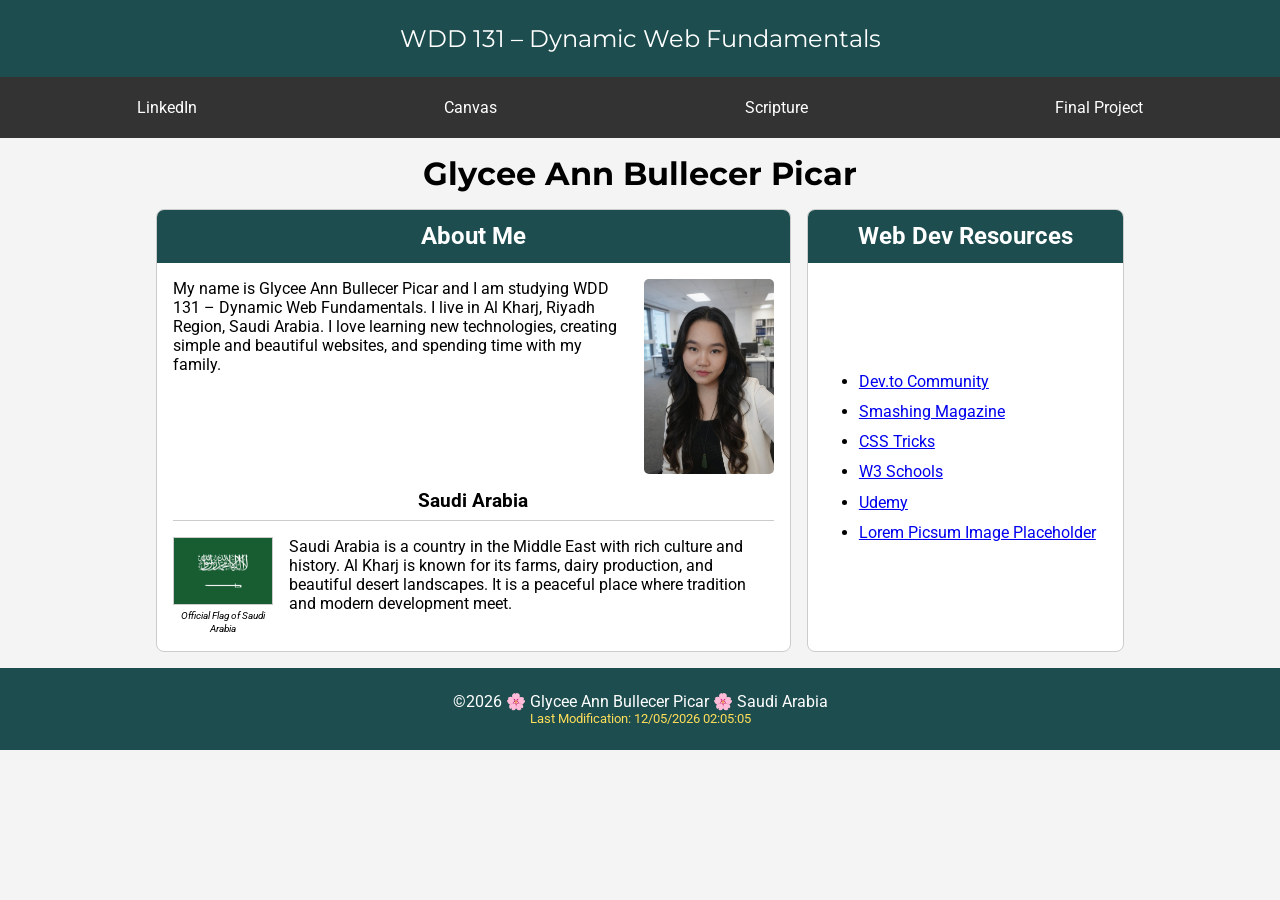
<file: index.html>
<!DOCTYPE html>
<html lang="en">
<head>
    <meta charset="UTF-8">
    <meta name="viewport" content="width=device-width, initial-scale=1.0">
    <title>WDD 131 – Dynamic Web Fundamentals – Glycee Ann Bullecer Picar</title>
    <!-- page description -->
    <meta name="description" content="WDD 131 – Dynamic Web Fundamentals – Glycee Ann Bullecer Picar – Home page for WDD 131 with about me, web dev resources">
    <!-- author name -->
    <meta name="author" content="Glycee Ann Bullecer Picar">
    
    <!-- google fonts -->
    <link rel="preconnect" href="https://fonts.googleapis.com">
    <link rel="preconnect" href="https://fonts.gstatic.com" crossorigin>
    <link href="https://fonts.googleapis.com/css2?family=Roboto:wght@300;400;700&family=Montserrat:wght@600&display=swap" rel="stylesheet">
    
    <!-- my css file -->
    <link rel="stylesheet" href="styles/base.css">
    <!-- my js file -->
    <script src="scripts/getdates.js" defer></script>
</head>
<body>
    <!-- header part -->
    <header>
        <!-- course title -->
        <span id="course-title">WDD 131 – Dynamic Web Fundamentals</span>
        <!-- navigation menu -->
        <nav>
            <a href="https://www.linkedin.com/in/glycee-ann-picar-418112411/" target="_blank">LinkedIn</a>
            <a href="https://byupw.instructure.com/">Canvas</a>
            <a href="https://www.churchofjesuschrist.org/study/scriptures/bofm/moro/7?lang=eng&id=p45-p47#p45" target="_blank">Scripture</a>
            <a href="#">Final Project</a>
        </nav>
    </header>

    <!-- main content -->
    <main>
        <!-- my name -->
        <h1>Glycee Ann Bullecer Picar</h1>
        <!-- cards wrapper -->
        <div class="cards-container">
            <!-- about me card -->
            <section class="card">
                <h2>About Me</h2>
                <div class="card-content">
                    <!-- text and photo side by side -->
                    <div class="about-top">
                        <p>My name is Glycee Ann Bullecer Picar and I am studying WDD 131 – Dynamic Web Fundamentals. I live in Al Kharj, Riyadh Region, Saudi Arabia. I love learning new technologies, creating simple and beautiful websites, and spending time with my family.</p>
                        <img src="images/profile.jpg" alt="Photo of Glycee Ann Bullecer Picar">
                    </div>
                    
                    <!-- country title -->
                    <h3>Saudi Arabia</h3>
                    <!-- flag and info -->
                    <div class="country-info">
                        <figure>
                            <img src="images/flag.jpg" alt="Official Flag of Saudi Arabia">
                            <figcaption>Official Flag of Saudi Arabia</figcaption>
                        </figure>
                        <p>Saudi Arabia is a country in the Middle East with rich culture and history. Al Kharj is known for its farms, dairy production, and beautiful desert landscapes. It is a peaceful place where tradition and modern development meet.</p>
                    </div>
                </div>
            </section>

            <!-- resources card -->
            <section class="card">
                <h2>Web Dev Resources</h2>
                <!-- list centered -->
                <div class="card-content resources">
                    <ul>
                        <li><a href="https://dev.to/" target="_blank">Dev.to Community</a></li>
                        <li><a href="https://www.smashingmagazine.com/" target="_blank">Smashing Magazine</a></li>
                        <li><a href="https://css-tricks.com/" target="_blank">CSS Tricks</a></li>
                        <li><a href="https://www.w3schools.com/" target="_blank">W3 Schools</a></li>
                        <li><a href="https://www.udemy.com/" target="_blank">Udemy</a></li>
                        <li><a href="https://picsum.photos/" target="_blank">Lorem Picsum Image Placeholder</a></li>
                    </ul>
                </div>
            </section>
        </div>
    </main>

    <!-- footer -->
    <footer>
        <p>&copy;<span id="currentyear"></span> 🌸 Glycee Ann Bullecer Picar 🌸 Saudi Arabia</p>
        <p id="lastModified"></p>
    </footer>
</body>
</html>
</file>
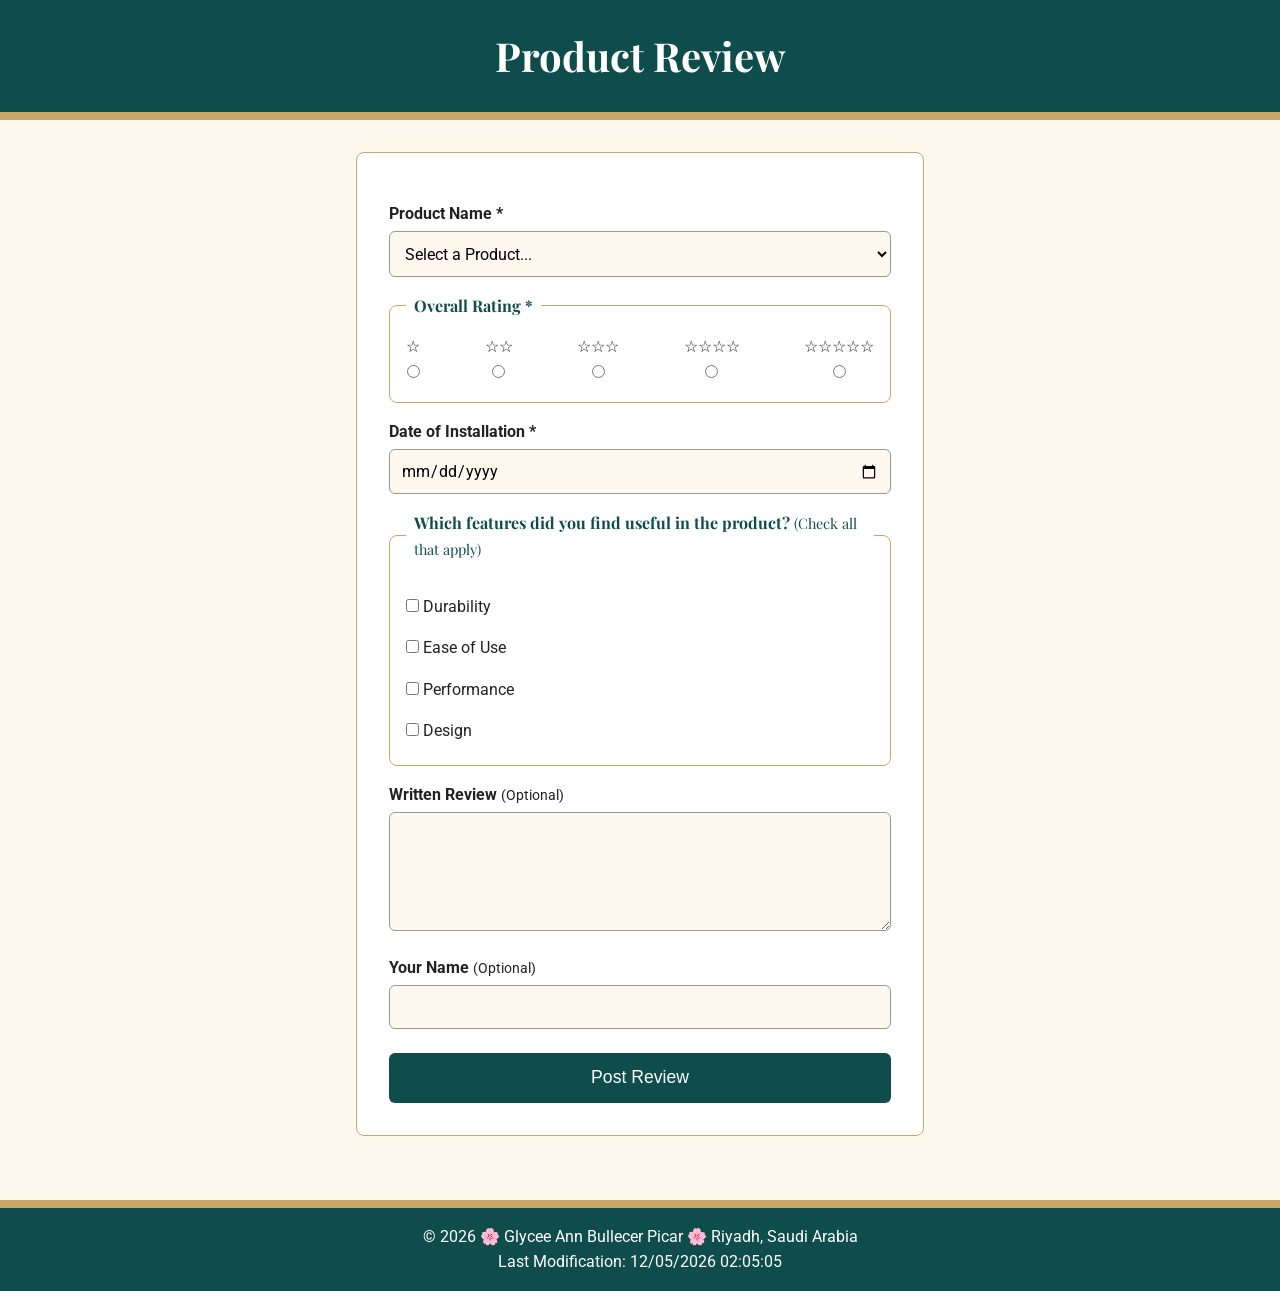
<file: form.html>
<!DOCTYPE html>
<html lang="en-US">
<head>
  <meta charset="UTF-8">
  <meta name="viewport" content="width=device-width, initial-scale=1.0">
  <title>Product Review - WDD 131</title>
  <meta name="description" content="Share your product review - rate a product, tell us which features you found useful, and submit your review.">
  <meta name="author" content="Glycee Ann Bullecer Picar">
  <link rel="preconnect" href="https://fonts.googleapis.com">
  <link rel="preconnect" href="https://fonts.gstatic.com" crossorigin>
  <link href="https://fonts.googleapis.com/css2?family=Playfair+Display:wght@700&family=Roboto:wght@400;700&display=swap" rel="stylesheet">
  <link rel="stylesheet" href="styles/form.css">
  <script src="scripts/form.js" defer></script>
</head>
<body>
  <header>
    <h1>Product Review</h1>
  </header>

  <main>
    <form method="get" action="review.html">
      <!-- Product Name -->
      <label for="productName">Product Name *</label>
      <select id="productName" name="productName" required>
        <option value="" disabled selected>Select a Product...</option>
      </select>

      <!-- Overall Rating -->
      <fieldset>
        <legend>Overall Rating *</legend>
        <div class="stars">
          <label for="rating1">☆<br><input type="radio" id="rating1" name="rating" value="1" required></label>
          <label for="rating2">☆☆<br><input type="radio" id="rating2" name="rating" value="2" required></label>
          <label for="rating3">☆☆☆<br><input type="radio" id="rating3" name="rating" value="3" required></label>
          <label for="rating4">☆☆☆☆<br><input type="radio" id="rating4" name="rating" value="4" required></label>
          <label for="rating5">☆☆☆☆☆<br><input type="radio" id="rating5" name="rating" value="5" required></label>
        </div>
      </fieldset>

      <!-- Date of Installation -->
      <label for="installDate">Date of Installation *</label>
      <input type="date" id="installDate" name="installDate" required>

      <!-- Useful Features -->
      <fieldset>
        <legend>Which features did you find useful in the product? <span class="hint">(Check all that apply)</span></legend>
        <label><input type="checkbox" id="feature1" name="features" value="Durability"> Durability</label>
        <label><input type="checkbox" id="feature2" name="features" value="Ease of Use"> Ease of Use</label>
        <label><input type="checkbox" id="feature3" name="features" value="Performance"> Performance</label>
        <label><input type="checkbox" id="feature4" name="features" value="Design"> Design</label>
      </fieldset>

      <!-- Written Review -->
      <label for="writtenReview">Written Review <span class="hint">(Optional)</span></label>
      <textarea id="writtenReview" name="writtenReview" rows="5"></textarea>

      <!-- User Name -->
      <label for="userName">Your Name <span class="hint">(Optional)</span></label>
      <input type="text" id="userName" name="userName">

      <!-- Submit -->
      <input type="submit" value="Post Review">
    </form>
  </main>

  <footer>
    <p>&copy; <span id="currentyear"></span> 🌸 Glycee Ann Bullecer Picar 🌸 Riyadh, Saudi Arabia</p>
    <p id="lastModified"></p>
  </footer>
</body>
</html>
</file>
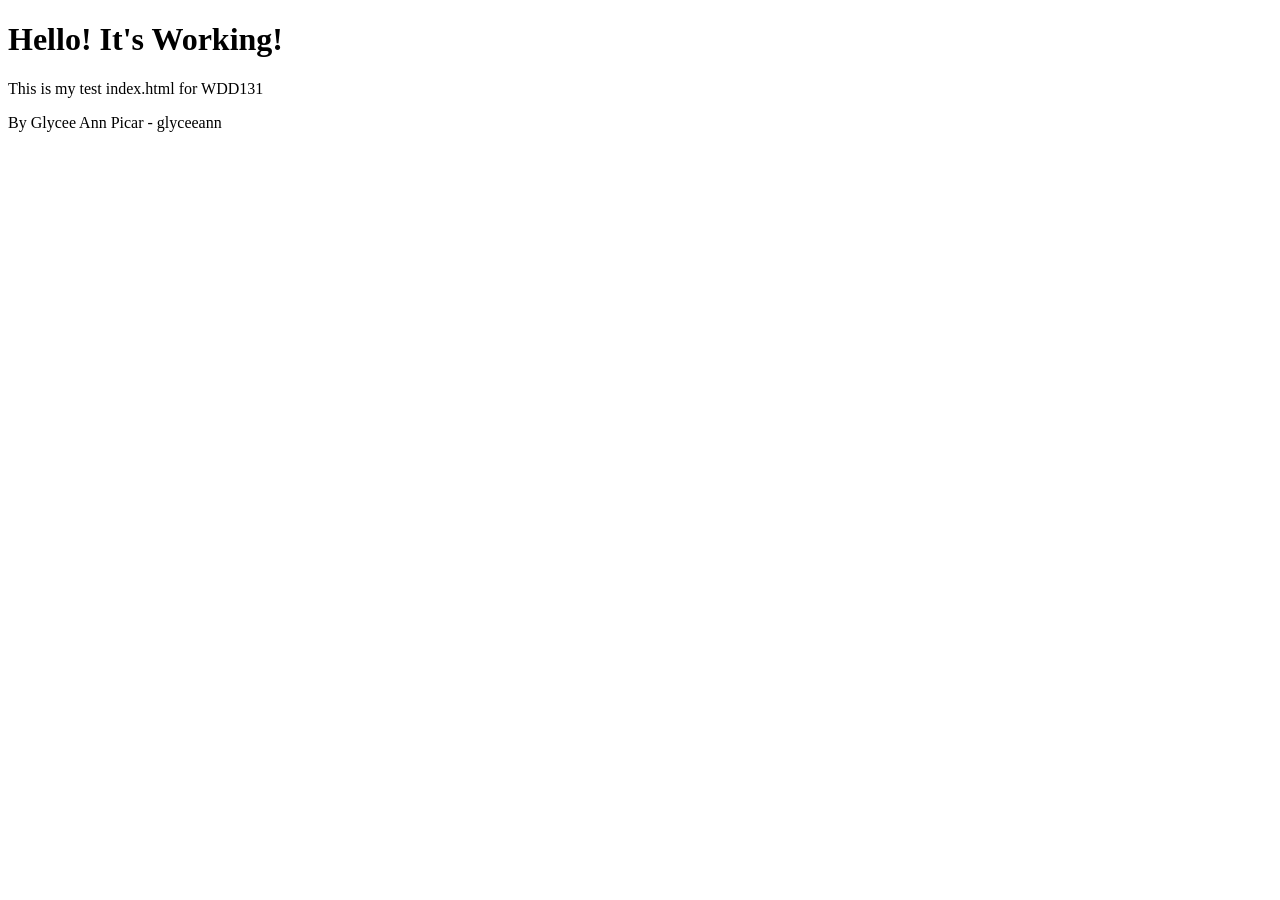
<file: initial_testing.html>
<!DOCTYPE html>
<html>
<head>
    <title>WDD131 Test</title>
</head>
<body>
    <h1>Hello! It's Working!</h1>
    <p>This is my test index.html for WDD131</p>
    <p>By Glycee Ann Picar - glyceeann</p>
</body>
</html>
</file>
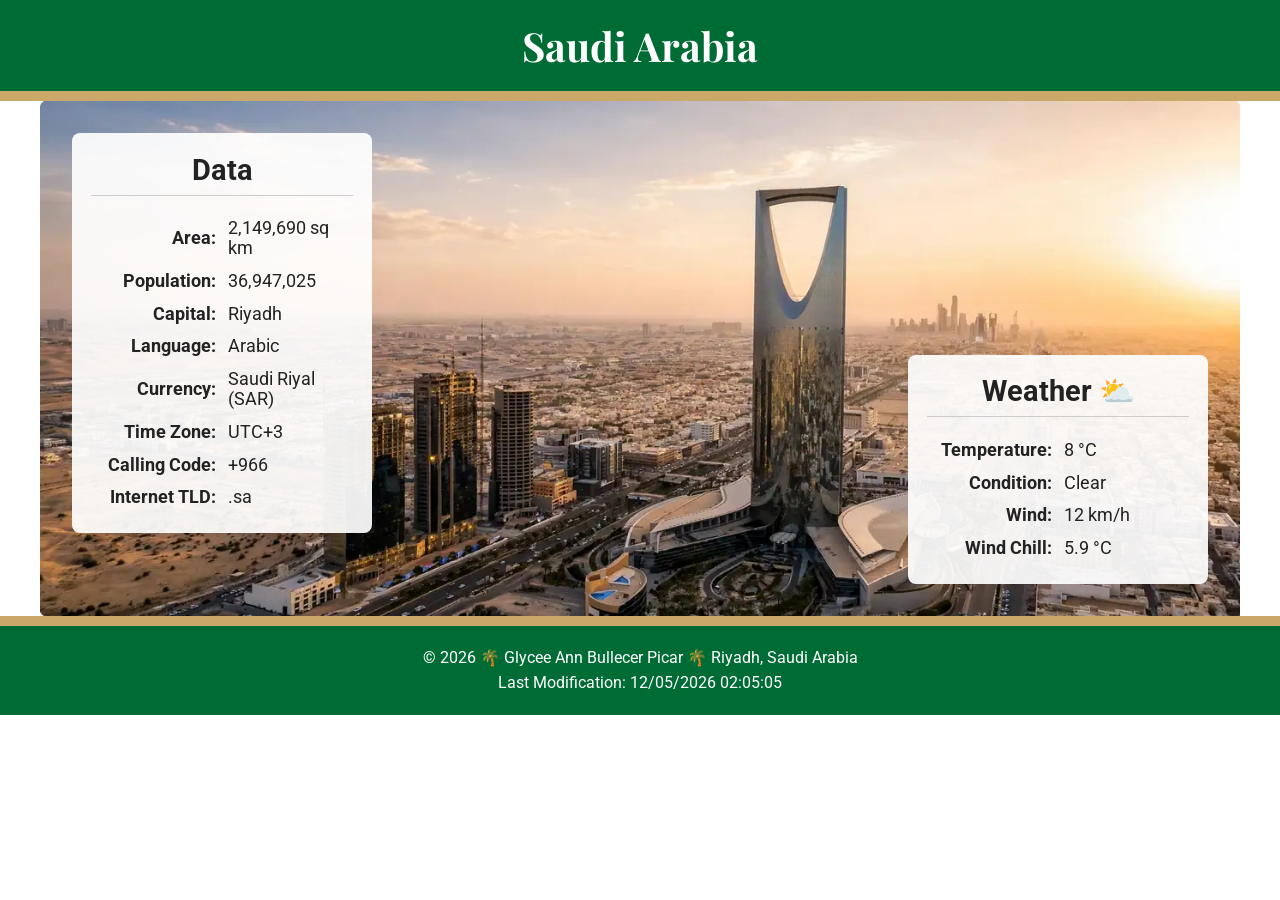
<file: place.html>
<!DOCTYPE html>
<html lang="en-US">
<head>
  <meta charset="UTF-8">
  <meta name="viewport" content="width=device-width, initial-scale=1.0">
  <title>Saudi Arabia | WDD 131 - Country Page</title>
  <meta name="description" content="Discover Saudi Arabia - capital Riyadh, population, language, currency, and current weather with wind chill. A WDD 131 country page.">
  <meta name="author" content="Glycee Ann Bullecer Picar">

  <!-- Google Fonts - required for audit -->
  <link rel="preconnect" href="https://fonts.googleapis.com">
  <link rel="preconnect" href="https://fonts.gstatic.com" crossorigin>
  <link href="https://fonts.googleapis.com/css2?family=Roboto:wght@400;700&family=Playfair+Display:wght@700&display=swap" rel="stylesheet">

  <link rel="stylesheet" href="styles/place.css">
  <script src="scripts/place.js" defer></script>
</head>
<body>
  <header>
    <h1>Saudi Arabia</h1>
  </header>

  <main>
    <div class="hero">
      <picture>
        <source srcset="images/saudi-arabia-large.webp" media="(min-width: 700px)">
        <source srcset="images/saudi-arabia-small.webp" media="(max-width: 699px)">
        <img src="images/saudi-arabia-small.webp" alt="Riyadh skyline with Diriyah in the foreground at sunset" width="1200" height="800">
      </picture>

      <section class="data card">
        <h2>Data</h2>
        <table>
          <tbody>
            <tr><th>Area:</th><td>2,149,690 sq km</td></tr>
            <tr><th>Population:</th><td>36,947,025</td></tr>
            <tr><th>Capital:</th><td>Riyadh</td></tr>
            <tr><th>Language:</th><td>Arabic</td></tr>
            <tr><th>Currency:</th><td>Saudi Riyal (SAR)</td></tr>
            <tr><th>Time Zone:</th><td>UTC+3</td></tr>
            <tr><th>Calling Code:</th><td>+966</td></tr>
            <tr><th>Internet TLD:</th><td>.sa</td></tr>
          </tbody>
        </table>
      </section>

      <section class="weather card">
        <h2>Weather
          <svg class="weather-icon" xmlns="http://www.w3.org/2000/svg" viewBox="0 0 24 24" width="28" height="28" aria-hidden="true">
            <circle cx="12" cy="12" r="4" fill="#FFC107"></circle>
            <g stroke="#FFC107" stroke-width="2" stroke-linecap="round">
              <line x1="12" y1="1" x2="12" y2="4"></line>
              <line x1="12" y1="20" x2="12" y2="23"></line>
              <line x1="4.2" y1="4.2" x2="6.3" y2="6.3"></line>
              <line x1="17.7" y1="17.7" x2="19.8" y2="19.8"></line>
              <line x1="1" y1="12" x2="4" y2="12"></line>
              <line x1="20" y1="12" x2="23" y2="12"></line>
              <line x1="4.2" y1="19.8" x2="6.3" y2="17.7"></line>
              <line x1="17.7" y1="6.3" x2="19.8" y2="4.2"></line>
            </g>
          </svg>
        </h2>
        <table>
          <tbody>
            <tr><th>Temperature:</th><td><span id="temp">8</span> °C</td></tr>
            <tr><th>Condition:</th><td>Clear</td></tr>
            <tr><th>Wind:</th><td><span id="wind">12</span> km/h</td></tr>
            <tr><th>Wind Chill:</th><td><span id="windchill"></span></td></tr>
          </tbody>
        </table>
      </section>
    </div>
  </main>

  <footer>
    <p>&copy; <span id="currentyear"></span> 🌴 Glycee Ann Bullecer Picar 🌴 Riyadh, Saudi Arabia</p>
    <p>Last Modification: <span id="lastModified"></span></p>
  </footer>
</body>
</html>
</file>
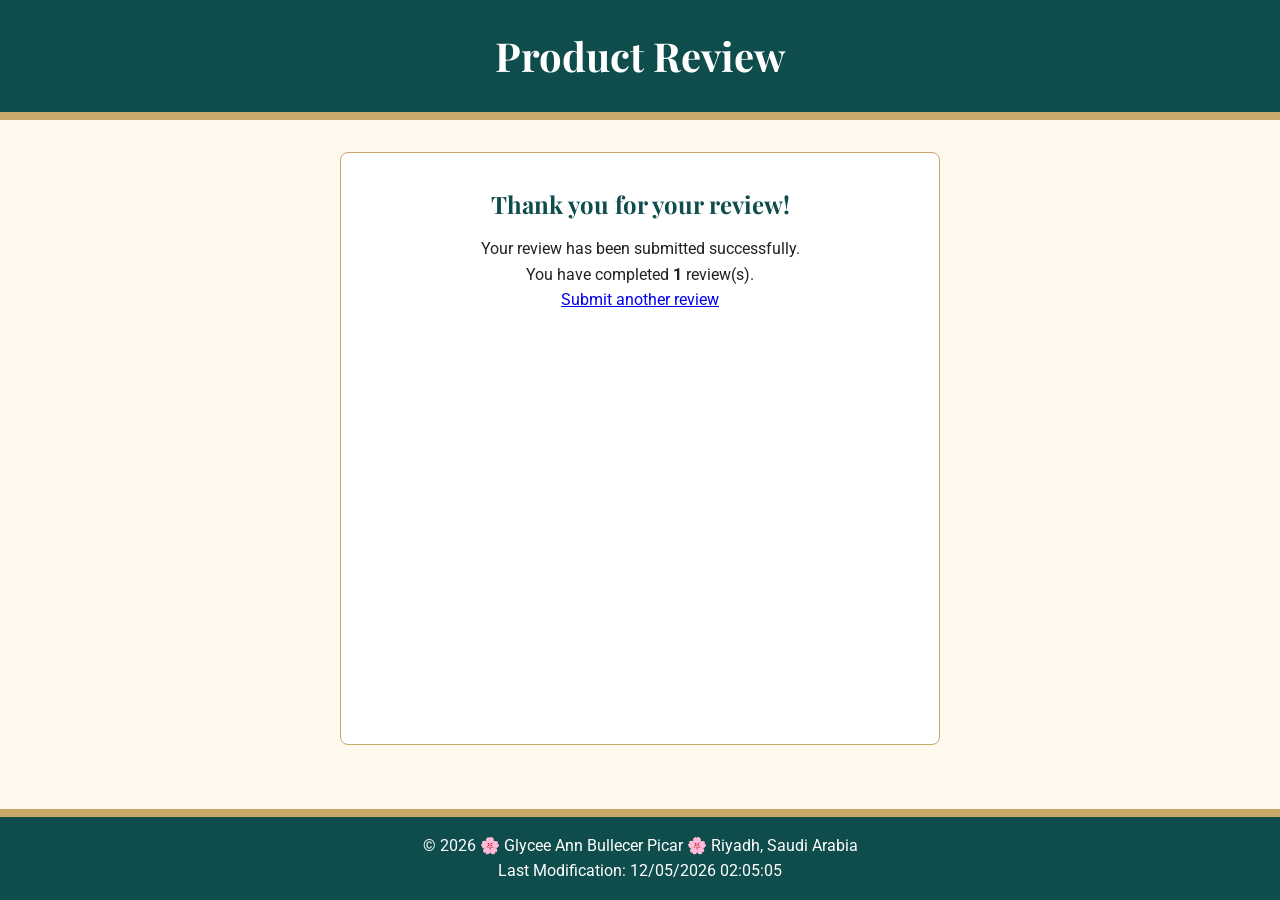
<file: review.html>
<!DOCTYPE html>
<html lang="en-US">
<head>
  <meta charset="UTF-8">
  <meta name="viewport" content="width=device-width, initial-scale=1.0">
  <title>Review Submitted - Product Review</title>
  <meta name="description" content="Thank you for submitting your product review.">
  <meta name="author" content="Glycee Ann Bullecer Picar">
  <link rel="preconnect" href="https://fonts.googleapis.com">
  <link rel="preconnect" href="https://fonts.gstatic.com" crossorigin>
  <link href="https://fonts.googleapis.com/css2?family=Playfair+Display:wght@700&family=Roboto:wght@400;700&display=swap" rel="stylesheet">
  <link rel="stylesheet" href="styles/form.css">
  <script src="scripts/review.js" defer></script>
</head>
<body>
  <header>
    <h1>Product Review</h1>
  </header>

  <main class="confirmation">
    <h2>Thank you for your review!</h2>
    <p>Your review has been submitted successfully.</p>
    <p>You have completed <strong><span id="reviewCount">0</span></strong> review(s).</p>
    <p><a href="form.html">Submit another review</a></p>
  </main>

  <footer>
    <p>&copy; <span id="currentyear"></span> 🌸 Glycee Ann Bullecer Picar 🌸 Riyadh, Saudi Arabia</p>
    <p id="lastModified"></p>
  </footer>
</body>
</html>
</file>
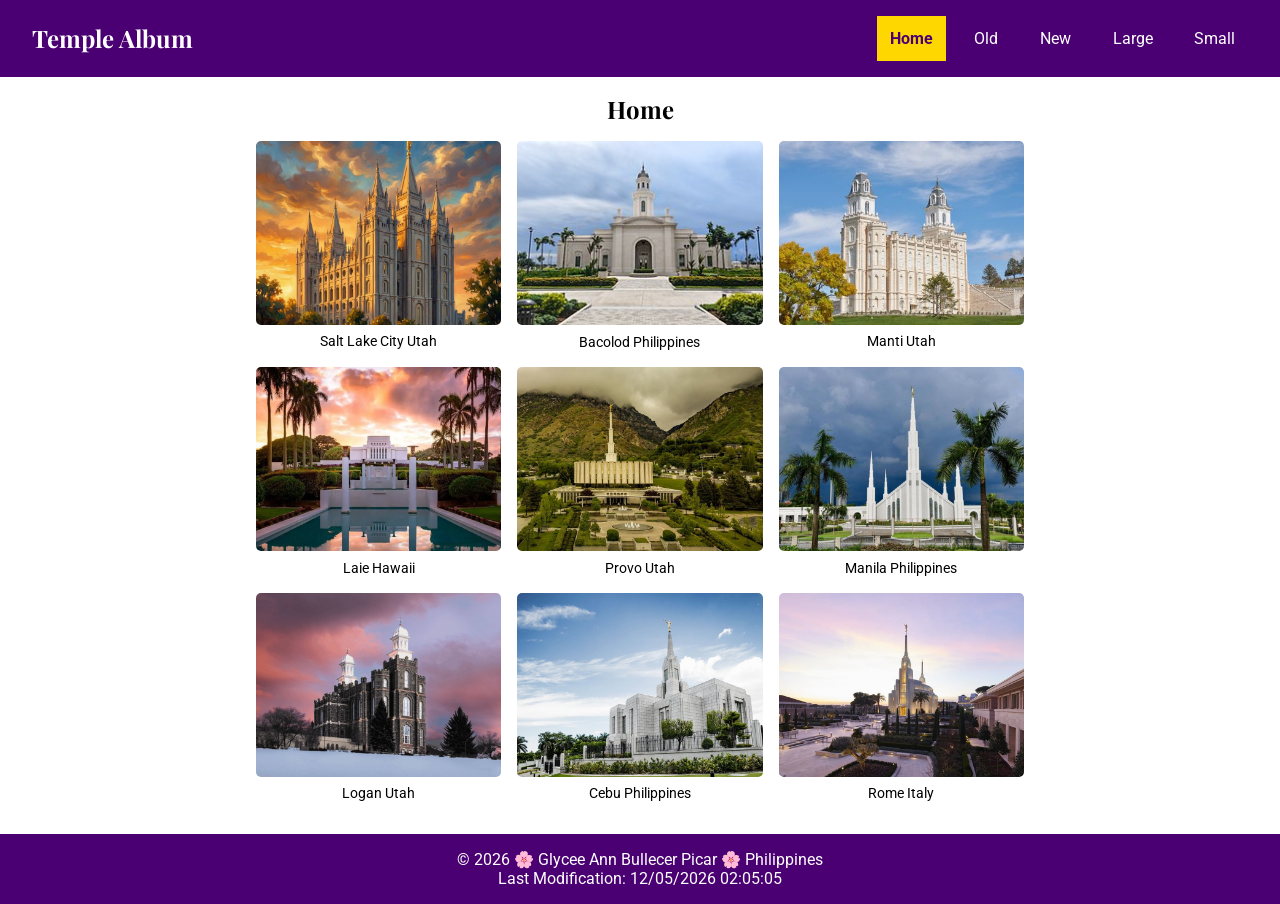
<file: temples.html>
<!DOCTYPE html>
<html lang="en">
<head>
<meta charset="UTF-8">
<!-- Makes page responsive on phones -->
<meta name="viewport" content="width=device-width, initial-scale=1.0">
<title>Temple Album - Glycee Ann Bullecer Picar</title>
<meta name="description" content="WDD 131 - Temple Album page by Glycee Ann Bullecer Picar">
<meta name="author" content="Glycee Ann Bullecer Picar">

<!-- Google Fonts -->
<link rel="preconnect" href="https://fonts.googleapis.com">
<link rel="preconnect" href="https://fonts.gstatic.com" crossorigin>
<link href="https://fonts.googleapis.com/css2?family=Playfair+Display:wght@700&family=Roboto:wght@400;700&display=swap" rel="stylesheet">

<!-- Mobile-first CSS first, then large-screen CSS -->
<link rel="stylesheet" href="styles/temples.css">
<link rel="stylesheet" href="styles/temples-large.css">

<!-- JS loads after HTML (defer) -->
<script src="scripts/temples.js" defer></script>
</head>
<body>

<!-- Header: title + hamburger + nav -->
<header>
  <h1>Temple Album</h1>
  <!-- Hamburger button, JS will toggle it -->
  <button id="menu" aria-label="Menu"></button>
  <nav>
    <ul class="navigation">
      <li><a href="#" class="active">Home</a></li>
      <li><a href="#">Old</a></li>
      <li><a href="#">New</a></li>
      <li><a href="#">Large</a></li>
      <li><a href="#">Small</a></li>
    </ul>
  </nav>
</header>

<!-- Main: heading + 9 temple figures -->
<main>
  <h2>Home</h2>
  <div class="container">
    <!-- Each figure = one temple image + caption -->
    <figure><img src="images/salt-lake-temple.jpg" alt="Salt Lake City Utah Temple"><figcaption>Salt Lake City Utah</figcaption></figure>
    <figure><img src="images/bacolod-philippines-temple.jpg" alt="Bacolod Philippines Temple"><figcaption>Bacolod Philippines</figcaption></figure>
    <figure><img src="images/manti-temple.jpg" alt="Manti Utah Temple"><figcaption>Manti Utah</figcaption></figure>
    <figure><img src="images/laie-temple.jpg" alt="Laie Hawaii Temple"><figcaption>Laie Hawaii</figcaption></figure>
    <figure><img src="images/provo-temple.jpg" alt="Provo Utah Temple"><figcaption>Provo Utah</figcaption></figure>
    <figure><img src="images/manila-temple.jpg" alt="Manila Philippines Temple"><figcaption>Manila Philippines</figcaption></figure>
    <figure><img src="images/logan-temple.jpg" alt="Logan Utah Temple"><figcaption>Logan Utah</figcaption></figure>
    <figure><img src="images/cebu-temple.jpg" alt="Cebu Philippines Temple"><figcaption>Cebu Philippines</figcaption></figure>
    <figure><img src="images/rome-temple.jpg" alt="Rome Italy Temple"><figcaption>Rome Italy</figcaption></figure>
  </div>
</main>

<!-- Footer: JS fills year + last modified -->
<footer>
  <p>&copy; <span id="currentyear"></span> 🌸 Glycee Ann Bullecer Picar 🌸 Philippines</p>
  <p id="lastModified"></p>
</footer>
</body>
</html>
</file>
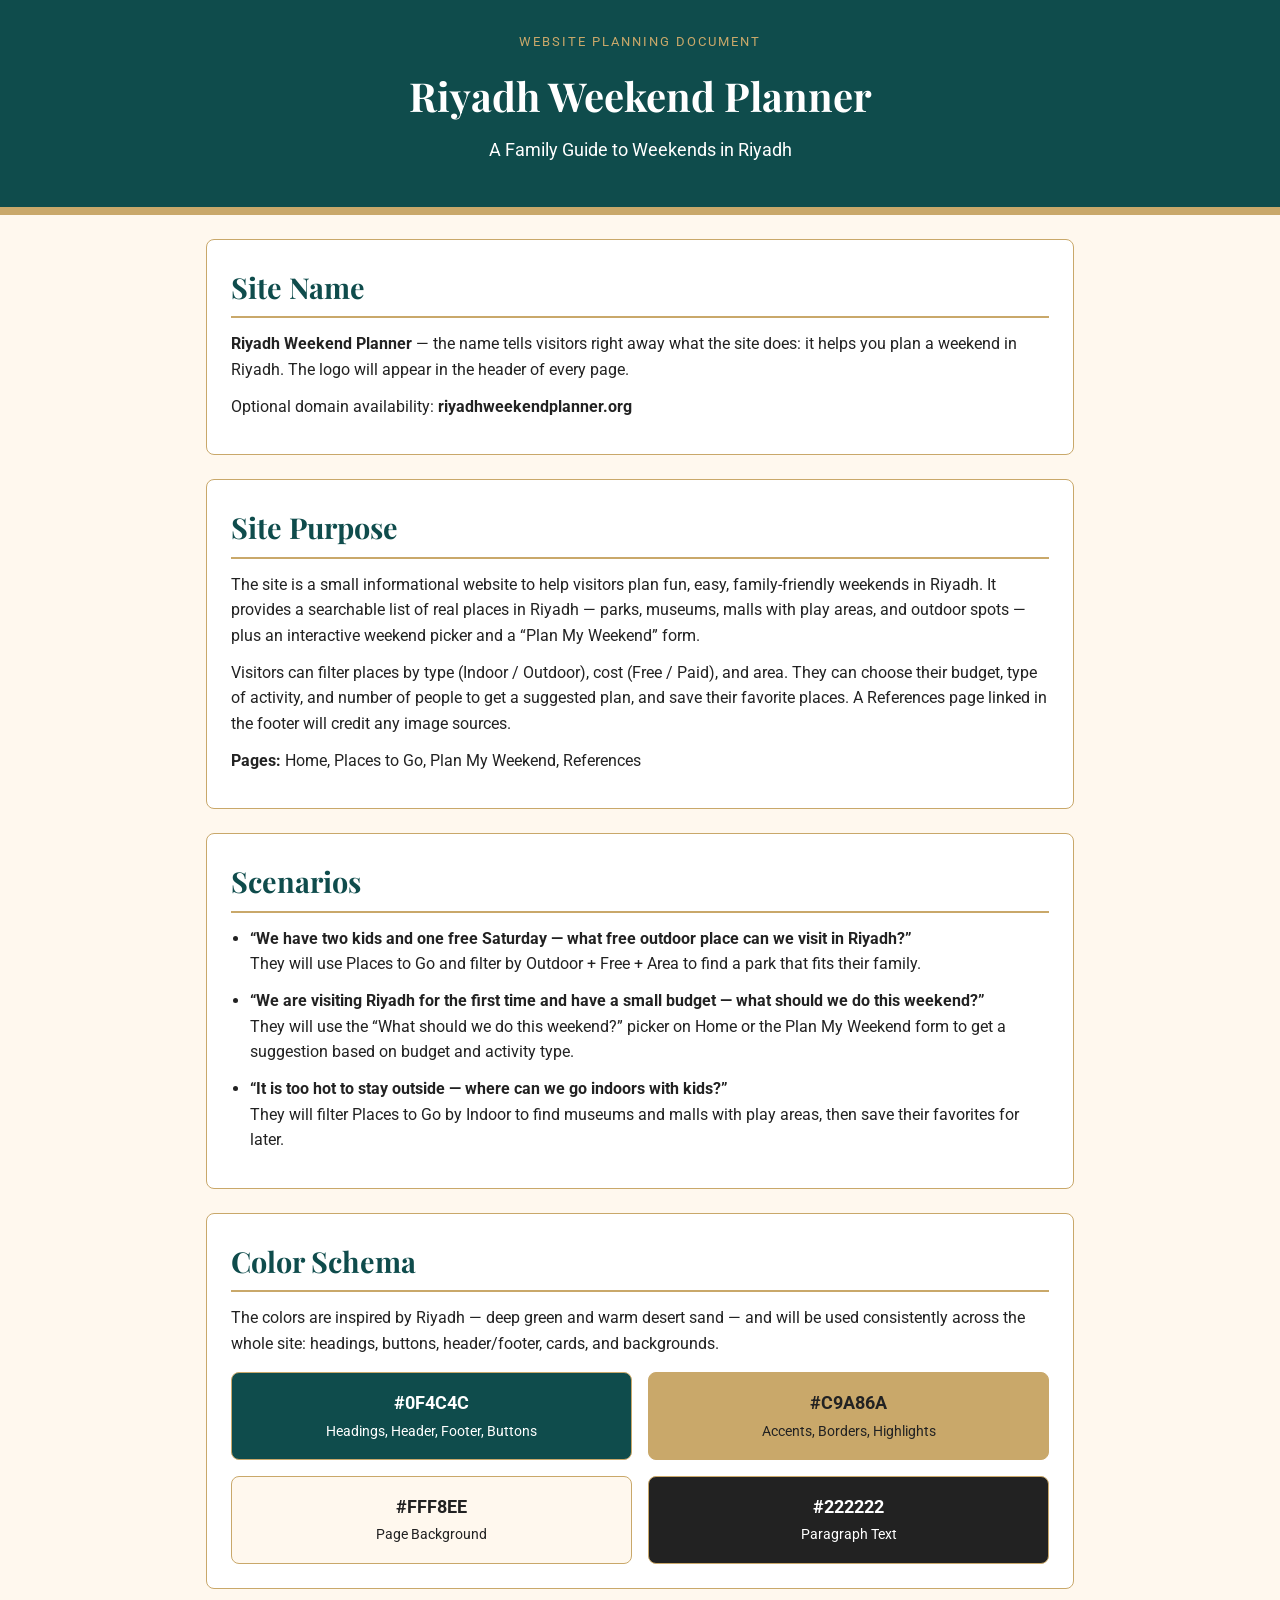
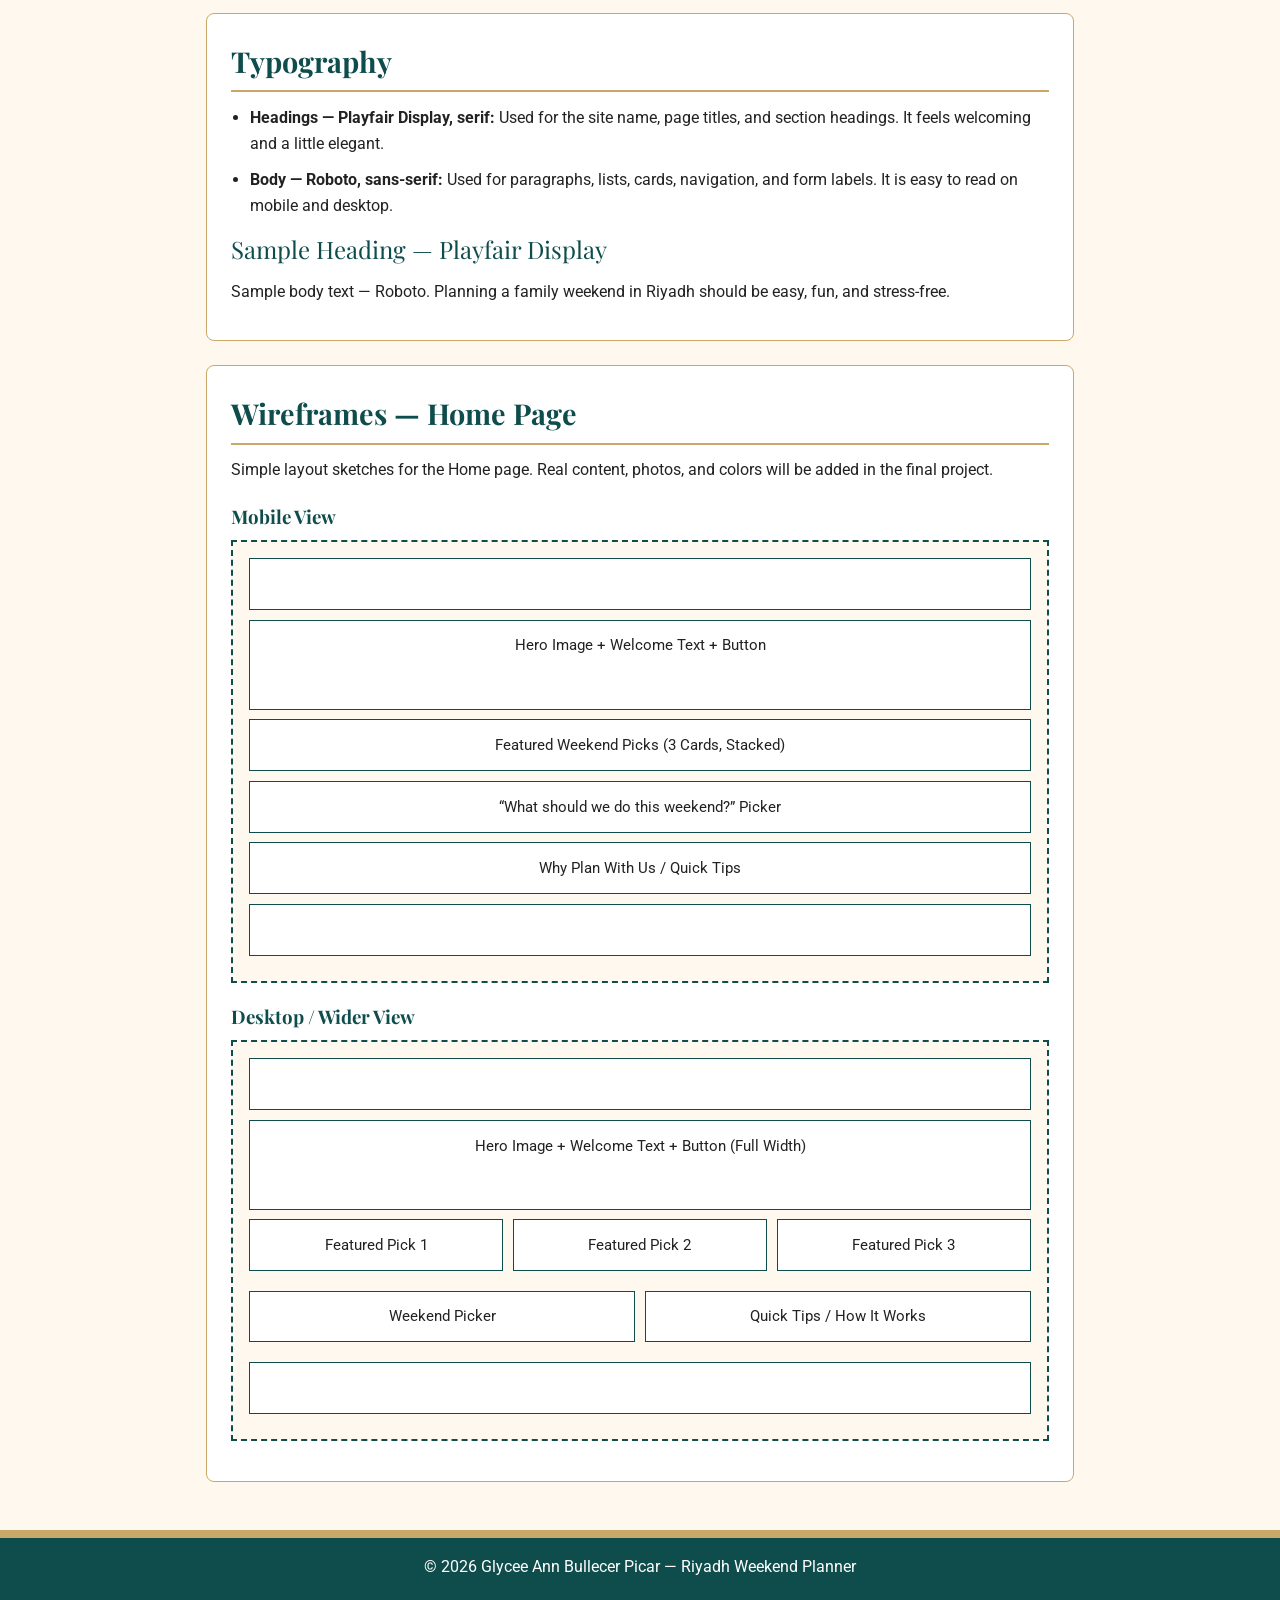
<file: project/siteplan.html>
<!DOCTYPE html>
<html lang="en-US">
<head>
  <meta charset="UTF-8">
  <meta name="viewport" content="width=device-width, initial-scale=1.0">
  <title>Riyadh Weekend Planner - Website Planning Document</title>
  <meta name="description" content="Website planning document for Riyadh Weekend Planner - a family guide to planning fun, easy weekends in Riyadh, Saudi Arabia.">
  <meta name="author" content="Glycee Ann Bullecer Picar">

  <link rel="preconnect" href="https://fonts.googleapis.com">
  <link rel="preconnect" href="https://fonts.gstatic.com" crossorigin>
  <link href="https://fonts.googleapis.com/css2?family=Playfair+Display:wght@700&family=Roboto:wght@400;700&display=swap" rel="stylesheet">

  <link rel="stylesheet" href="styles/siteplan.css">
</head>
<body>
  <header>
    <p class="eyebrow">Website Planning Document</p>
    <h1>Riyadh Weekend Planner</h1>
    <p class="subtitle">A Family Guide to Weekends in Riyadh</p>
  </header>

  <main>
    <!-- 1. SITE NAME -->
    <section>
      <h2>Site Name</h2>
      <p><strong>Riyadh Weekend Planner</strong> — the name tells visitors right away what the site does: it helps you plan a weekend in Riyadh. The logo will appear in the header of every page.</p>
      <p>Optional domain availability: <strong>riyadhweekendplanner.org</strong></p>
    </section>

    <!-- 2. SITE PURPOSE -->
    <section>
      <h2>Site Purpose</h2>
      <p>The site is a small informational website to help visitors plan fun, easy, family-friendly weekends in Riyadh. It provides a searchable list of real places in Riyadh — parks, museums, malls with play areas, and outdoor spots — plus an interactive weekend picker and a “Plan My Weekend” form.</p>
      <p>Visitors can filter places by type (Indoor / Outdoor), cost (Free / Paid), and area. They can choose their budget, type of activity, and number of people to get a suggested plan, and save their favorite places. A References page linked in the footer will credit any image sources.</p>
      <p><strong>Pages:</strong> Home, Places to Go, Plan My Weekend, References</p>
    </section>

    <!-- 3. SCENARIOS -->
    <section>
      <h2>Scenarios</h2>
      <ul>
        <li><strong>“We have two kids and one free Saturday — what free outdoor place can we visit in Riyadh?”</strong><br>They will use Places to Go and filter by Outdoor + Free + Area to find a park that fits their family.</li>
        <li><strong>“We are visiting Riyadh for the first time and have a small budget — what should we do this weekend?”</strong><br>They will use the “What should we do this weekend?” picker on Home or the Plan My Weekend form to get a suggestion based on budget and activity type.</li>
        <li><strong>“It is too hot to stay outside — where can we go indoors with kids?”</strong><br>They will filter Places to Go by Indoor to find museums and malls with play areas, then save their favorites for later.</li>
      </ul>
    </section>

    <!-- 4. COLOR SCHEMA -->
    <section>
      <h2>Color Schema</h2>
      <p>The colors are inspired by Riyadh — deep green and warm desert sand — and will be used consistently across the whole site: headings, buttons, header/footer, cards, and backgrounds.</p>
      <div class="colors">
        <div class="swatch swatch-green">
          <strong>#0F4C4C</strong>
          <span>Headings, Header, Footer, Buttons</span>
        </div>
        <div class="swatch swatch-gold">
          <strong>#C9A86A</strong>
          <span>Accents, Borders, Highlights</span>
        </div>
        <div class="swatch swatch-cream">
          <strong>#FFF8EE</strong>
          <span>Page Background</span>
        </div>
        <div class="swatch swatch-text">
          <strong>#222222</strong>
          <span>Paragraph Text</span>
        </div>
      </div>
    </section>

    <!-- 5. TYPOGRAPHY -->
    <section>
      <h2>Typography</h2>
      <ul>
        <li><strong>Headings — Playfair Display, serif:</strong> Used for the site name, page titles, and section headings. It feels welcoming and a little elegant.</li>
        <li><strong>Body — Roboto, sans-serif:</strong> Used for paragraphs, lists, cards, navigation, and form labels. It is easy to read on mobile and desktop.</li>
      </ul>
      <p class="sample-heading">Sample Heading — Playfair Display</p>
      <p class="sample-body">Sample body text — Roboto. Planning a family weekend in Riyadh should be easy, fun, and stress-free.</p>
    </section>

    <!-- 6. WIREFRAMES -->
    <section>
      <h2>Wireframes — Home Page</h2>
      <p>Simple layout sketches for the Home page. Real content, photos, and colors will be added in the final project.</p>

      <h3>Mobile View</h3>
      <div class="wireframe mobile">
        <div class="wf-header">Logo + Hamburger Menu</div>
        <div class="wf-hero">Hero Image + Welcome Text + Button</div>
        <div class="wf-box">Featured Weekend Picks (3 Cards, Stacked)</div>
        <div class="wf-box">“What should we do this weekend?” Picker</div>
        <div class="wf-box">Why Plan With Us / Quick Tips</div>
        <div class="wf-footer">Footer + References Link</div>
      </div>

      <h3>Desktop / Wider View</h3>
      <div class="wireframe desktop">
        <div class="wf-header">Logo &nbsp;&nbsp; Home &nbsp; Places to Go &nbsp; Plan My Weekend</div>
        <div class="wf-hero">Hero Image + Welcome Text + Button (Full Width)</div>
        <div class="wf-row">
          <div class="wf-box">Featured Pick 1</div>
          <div class="wf-box">Featured Pick 2</div>
          <div class="wf-box">Featured Pick 3</div>
        </div>
        <div class="wf-row">
          <div class="wf-box">Weekend Picker</div>
          <div class="wf-box">Quick Tips / How It Works</div>
        </div>
        <div class="wf-footer">Footer + References Link</div>
      </div>
    </section>
  </main>

  <footer>
    <p>&copy; 2026 Glycee Ann Bullecer Picar — Riyadh Weekend Planner</p>
  </footer>
</body>
</html>
</file>
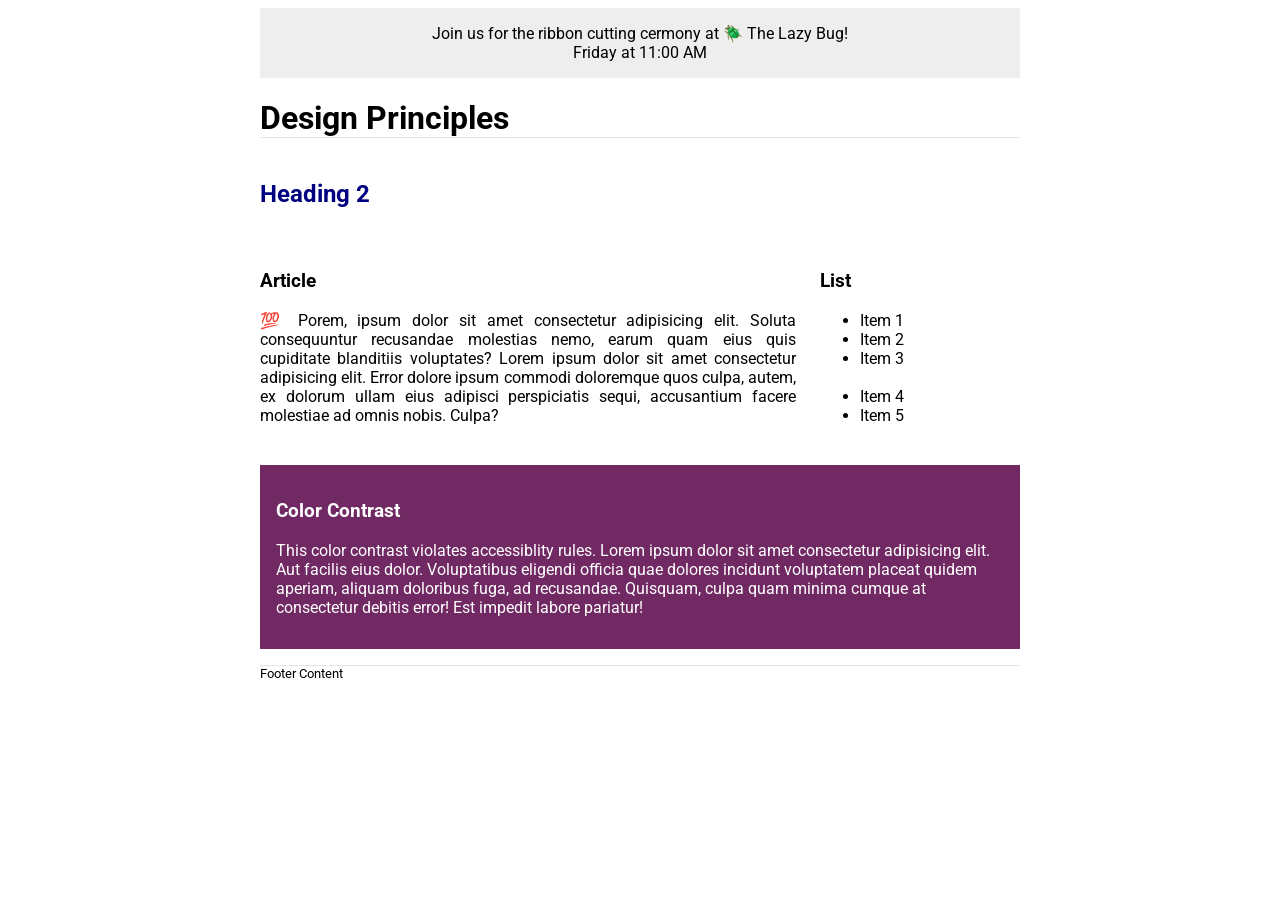
<file: week03/design.html>
<!DOCTYPE html>
<!-- Tells the browser this is an HTML5 document -->
<html lang="en-US">
<!-- lang="en-US" = page language is US English, helps screen readers + search engines -->
<head>
  <!-- HEAD = info about the page, not shown on the page itself -->
  <meta charset="utf-8">
  <!-- charset = lets the page show emojis / special characters correctly -->
  <meta name="viewport" content="width=device-width, initial-scale=1.0">
  <!-- viewport = makes the page scale correctly on phones / tablets -->
  <title>WDD 131 - Design Principles - Glycee Ann Bullecer Picar</title>
  <!-- title = text shown in the browser tab -->
  <meta name="description" content="WDD 131 Week 03 Learning Activity: Design Principles">
  <!-- description = short summary for search engines -->
  <meta name="author" content="Glycee Ann Bullecer Picar">
  <!-- author = who made the page -->
  <link rel="stylesheet" href="styles/design.css">
  <!-- LINK = connects this HTML to the outside CSS file -->
  <link rel="preconnect" href="https://fonts.googleapis.com">
  <!-- preconnect = makes Google Fonts load faster -->
  <link rel="preconnect" href="https://fonts.gstatic.com" crossorigin>
  <!-- preconnect for the font files themselves -->
  <link href="https://fonts.googleapis.com/css2?family=Roboto:wght@400;700&display=swap" rel="stylesheet">
  <!-- Loads Roboto 400 (regular) + 700 (bold) ONLY - Typography principle: max 2-3 fonts -->
</head>
<body>
  <!-- BODY = everything the user actually sees -->
  <header>
    <!-- HEADER = top of the page -->
    <!-- FIXED: marquee DELETED. Marquee is deprecated in HTML5, distracting, unpredictable, not accessible. -->
    <!-- Replaced with a static .banner div, same content, no movement. -->
    <div class="banner">Join us for the ribbon cutting cermony at 🪲 The Lazy Bug!<br>Friday at 11:00 AM</div>
    <!-- .banner = static announcement bar. <br> = line break -->
    <h1>Design Principles</h1>
    <!-- h1 = main page title, only ONE per page -->
  </header>
  <main>
    <!-- MAIN = the main content of the page -->
    <h2>Heading 2</h2>
    <!-- h2 = section heading. In CSS it spans BOTH grid columns -->
    <section>
      <!-- SECTION 1 = Article column -->
      <h3>Article</h3>
      <!-- h3 = smaller sub-heading -->
      <article>
        <!-- ARTICLE = a self-contained piece of writing -->
        <p>💯 Porem, ipsum dolor sit amet consectetur adipisicing elit. Soluta consequuntur recusandae molestias nemo, earum quam eius quis cupiditate blanditiis voluptates? Lorem ipsum dolor sit amet consectetur adipisicing elit. Error dolore ipsum commodi doloremque quos culpa, autem, ex dolorum ullam eius adipisci perspiciatis sequi, accusantium facere molestiae ad omnis nobis. Culpa?</p>
        <!-- p = paragraph of body text -->
      </article>
    </section>
    <section>
      <!-- SECTION 2 = List column -->
      <h3>List</h3>
      <ul>
        <!-- ul = unordered (bulleted) list -->
        <li>Item 1</li>
        <li>Item 2</li>
        <li>Item 3<br><br></li>
        <!-- <br><br> = two line breaks, kept exactly from the starter CodePen -->
        <li>Item 4</li>
        <li>Item 5</li>
      </ul>
    </section>
    <div class="callout">
      <!-- .callout = highlighted box about color contrast -->
      <h3>Color Contrast</h3>
      <p>This color contrast violates accessiblity rules. Lorem ipsum dolor sit amet consectetur adipisicing elit. Aut facilis eius dolor. Voluptatibus eligendi officia quae dolores incidunt voluptatem placeat quidem aperiam, aliquam doloribus fuga, ad recusandae. Quisquam, culpa quam minima cumque at consectetur debitis error! Est impedit labore pariatur!</p>
    </div>
  </main>
  <footer>
    <!-- FOOTER = bottom of the page -->
    Footer Content
  </footer>
</body>
</html>
</file>
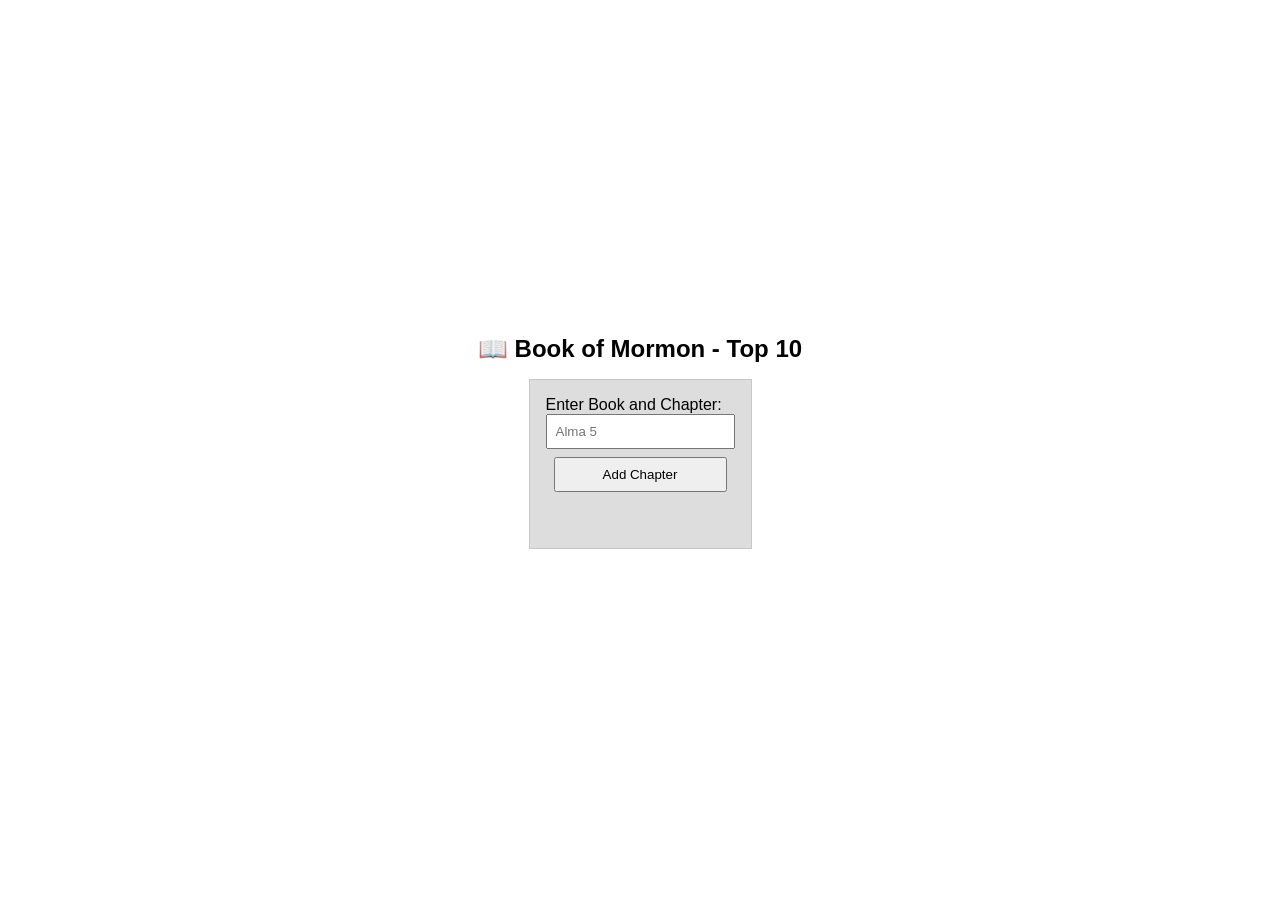
<file: styles/week02/bom.html>
<!DOCTYPE html>
<html lang="en">
<head>
  <meta charset="UTF-8">
  <!-- Makes it look right on phones too -->
  <meta name="viewport" content="width=device-width, initial-scale=1.0">
  <title>Book of Mormon - Top 10</title>
  <meta name="description" content="Book of Mormon Top 10 - Enter your favorite chapters">
  <meta name="author" content="Glycee Ann Bullecer Picar">
  <!-- My styles -->
  <link rel="stylesheet" href="styles/bom.css">
  <!-- My script, defer so HTML loads first -->
  <script src="scripts/bom.js" defer></script>
</head>
<body>
  <h1>📖 Book of Mormon - Top 10</h1>
  <main>
    <!-- Label for the input -->
    <label for="favchap">Enter Book and Chapter: </label>
    <!-- Where I type the chapter -->
    <input type="text" id="favchap" placeholder="Alma 5">
    <!-- Button to add it -->
    <button type="submit">Add Chapter</button>
    <!-- List where chapters will show up -->
    <ul id="list"></ul>
  </main>
</body>
</html>
</file>
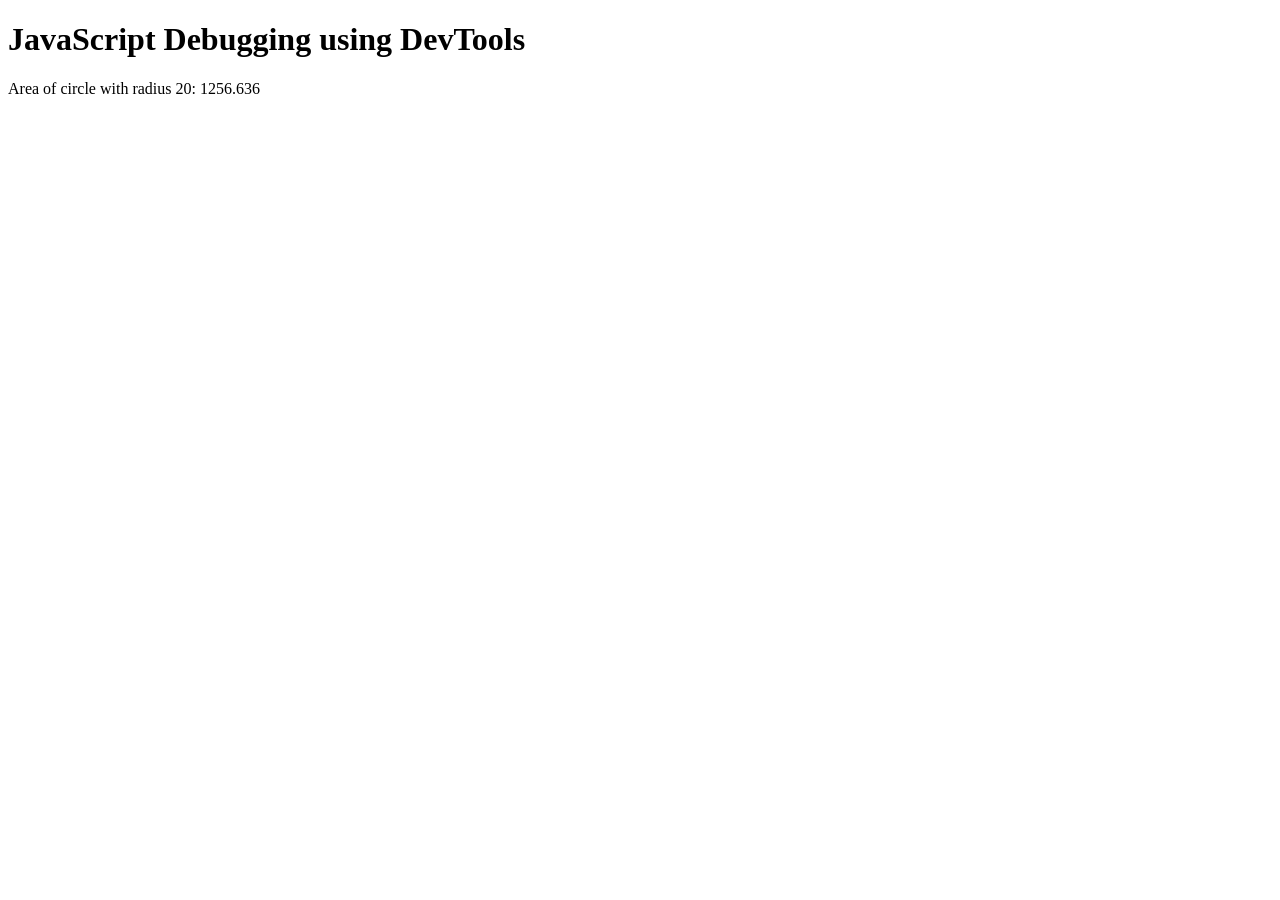
<file: styles/week02/debugging.html>
<!DOCTYPE html>
<html lang="en">
<head>
<meta charset="UTF-8">
<meta name="viewport" content="width=device-width, initial-scale=1.0">
<title>JavaScript Debugging</title>
</head>
<body>
<h1>JavaScript Debugging using DevTools</h1>
<p>Area of circle with radius <span id="radius"></span>: <span id="area"></span></p>

<!-- Link to JS file -->
<script src="scripts/debugging.js"></script>
</body>
</html>
</file>
<file: styles/base.css>
/* reset spacing */
* {
    margin: 0;
    padding: 0;
    box-sizing: border-box;
}

/* body style */
body {
    font-family: 'Roboto', sans-serif;
    background-color: #f4f4f4;
}

/* header - required for audit */
header {
    background-color: #1d4d4f;
}

/* course title as block for centering */
#course-title {
    display: block;
    text-align: center;
    background-color: #1d4d4f;
    color: white;
    padding: 1.5rem;
    font-family: 'Montserrat', sans-serif;
    font-size: 1.5rem;
}

/* nav using flex */
nav {
    display: flex;
    justify-content: space-around;
    background-color: #333;
    padding: 0.8rem;
}

/* nav links */
nav a {
    color: white;
    text-decoration: none;
    padding: 0.5rem 1rem;
}

/* hover effect for nav */
nav a:hover {
    background-color: #1d4d4f;
    border-radius: 5px;
    color: #ffde59;
}

/* main centered */
main {
    max-width: 1000px;
    margin: 1rem auto;
    padding: 0 1rem;
}

/* my name heading */
main h1 {
    text-align: center;
    margin: 1rem 0;
    font-family: 'Montserrat', sans-serif;
}

/* cards layout using grid */
.cards-container {
    display: grid;
    grid-template-columns: 2fr 1fr;
    gap: 1rem;
    align-items: stretch;
}

/* card box */
.card {
    background-color: white;
    border: 1px solid #ccc;
    border-radius: 8px;
    overflow: hidden;
    display: flex;
    flex-direction: column;
}

/* card header */
.card h2 {
    background-color: #1d4d4f;
    color: white;
    text-align: center;
    padding: 0.8rem;
}

/* card content */
.card-content {
    padding: 1rem;
    flex: 1;
}

/* about top part - text and photo side by side */
.about-top {
    display: flex;
    gap: 1rem;
    align-items: flex-start;
    margin-bottom: 1rem;
}

.about-top p {
    flex: 1;
}

.about-top img {
    width: 130px;
    border-radius: 5px;
    flex-shrink: 0;
}

/* country heading */
.card h3 {
    text-align: center;
    margin: 1rem 0;
    border-bottom: 1px solid #ccc;
    padding-bottom: 0.5rem;
}

/* flag and country text */
.country-info {
    display: flex;
    gap: 1rem;
    align-items: flex-start;
}

.country-info figure {
    text-align: center;
    flex-shrink: 0;
}

.country-info figure img {
    width: 100px;
    border: 1px solid #ccc;
}

.country-info figcaption {
    font-size: 0.65rem;
    font-style: italic;
    max-width: 100px;
}

.country-info p {
    flex: 1;
}

/* resources list centered */
.resources {
    display: flex;
    align-items: center;
    justify-content: center;
}

.resources ul {
    padding-left: 1.5rem;
}

.resources li {
    margin: 0.7rem 0;
}

/* footer style */
footer {
    background-color: #1d4d4f;
    color: white;
    text-align: center;
    padding: 1.5rem;
    margin-top: 1rem;
}

/* last modified text color */
#lastModified {
    color: #ffde59;
    font-size: 0.8rem;
}
</file>
<file: styles/form.css>
* {
  margin: 0;
  padding: 0;
  box-sizing: border-box;
}

body {
  font-family: 'Roboto', Arial, Helvetica, sans-serif;
  background-color: #FFF8EE;
  color: #222222;
  line-height: 1.6;
  display: flex;
  flex-direction: column;
  min-height: 100vh;
}

header {
  background-color: #0F4C4C;
  color: #FFFFFF;
  text-align: center;
  padding: 1.5rem 1rem;
  border-bottom: 8px solid #C9A86A;
}

header h1 {
  font-family: 'Playfair Display', serif;
  font-size: 2rem;
}

main {
  max-width: 600px;
  width: 100%;
  margin: 1.5rem auto;
  padding: 0 1rem;
  flex: 1;
}

form {
  background-color: #FFFFFF;
  border: 1px solid #C9A86A;
  border-radius: 8px;
  padding: 1.5rem;
}

label {
  display: block;
  font-weight: 700;
  margin: 1rem 0 0.3rem;
}

.hint {
  font-weight: 400;
  font-size: 0.9rem;
}

select,
input[type="date"],
input[type="text"],
textarea {
  width: 100%;
  padding: 0.7rem;
  border: 1px solid #999;
  border-radius: 6px;
  font-family: inherit;
  font-size: 1rem;
  background-color: #FFF8EE;
}

fieldset {
  border: 1px solid #C9A86A;
  border-radius: 8px;
  padding: 1rem;
  margin-top: 1rem;
}

legend {
  font-family: 'Playfair Display', serif;
  color: #0F4C4C;
  font-weight: 700;
  padding: 0 0.5rem;
}

fieldset label {
  font-weight: 400;
}

.stars {
  display: flex;
  justify-content: space-between;
  text-align: center;
}

.stars label {
  margin: 0;
  cursor: pointer;
}

input[type="submit"] {
  background-color: #0F4C4C;
  color: #FFFFFF;
  border: none;
  padding: 0.9rem;
  width: 100%;
  font-size: 1.1rem;
  border-radius: 6px;
  cursor: pointer;
  margin-top: 1.5rem;
}

.confirmation {
  background-color: #FFFFFF;
  border: 1px solid #C9A86A;
  border-radius: 8px;
  padding: 2rem;
  text-align: center;
}

.confirmation h2 {
  font-family: 'Playfair Display', serif;
  color: #0F4C4C;
  margin-bottom: 0.8rem;
}

footer {
  background-color: #0F4C4C;
  color: #FFFFFF;
  text-align: center;
  padding: 1rem;
  border-top: 8px solid #C9A86A;
  margin-top: 2rem;
}

/* Responsive - tablet and desktop */
@media (min-width: 600px) {
  header h1 {
    font-size: 2.5rem;
  }

  main {
    margin: 2rem auto;
  }

  form {
    padding: 2rem;
  }
}

/* Responsive - small phones */
@media (max-width: 480px) {
  header {
    padding: 1rem 0.5rem;
  }

  header h1 {
    font-size: 1.6rem;
  }

  .stars {
    flex-wrap: wrap;
    gap: 0.5rem;
  }

  .stars label {
    font-size: 0.9rem;
  }
}
</file>
<file: styles/place.css>
/* Variables: main colors used on page - all hex only */
:root {
  --green: #006C35;
  --gold: #C9A86A;
  --white: #FFFFFF;
  --card-bg: #FFFFFFEB;
  --text: #222222;
  --light-gray: #CCCCCC;
}

/* Reset: remove default spacing */
* {
  margin: 0;
  padding: 0;
  box-sizing: border-box;
}

/* Body: base font + color */
body {
  font-family: 'Roboto', Arial, Helvetica, sans-serif;
  color: var(--text);
  background: var(--white);
}

/* Header + Footer: green bar */
header, footer {
  background: var(--green);
  color: var(--white);
  text-align: center;
  padding: 1.2rem;
}

/* Header: gold line at bottom */
header {
  border-bottom: 10px solid var(--gold);
}

/* Header title: big */
header h1 {
  font-family: 'Playfair Display', serif;
  font-size: 2.5rem;
}

/* Footer: gold line at top */
footer {
  border-top: 10px solid var(--gold);
  line-height: 1.6;
}

/* Hero: container for image + cards */
.hero {
  position: relative;
}

/* Hero image: full width */
.hero img {
  width: 100%;
  height: auto;
  display: block;
}

/* Cards: white box for Data / Weather */
.card {
  background: var(--card-bg);
  padding: 1.2rem;
  margin: 1rem;
  border-radius: 8px;
}

/* Card title: centered + line below */
.card h2 {
  text-align: center;
  font-size: 1.8rem;
  padding-bottom: 0.5rem;
  border-bottom: 1px solid var(--light-gray);
  margin-bottom: 1rem;
}

/* Weather icon: align SVG next to text - MOBILE ONLY by default */
.weather-icon {
  vertical-align: middle;
  margin-left: 0.3rem;
}

/* Table: full width */
table {
  width: 100%;
  border-collapse: collapse;
}

/* Table cells: spacing + size */
th, td {
  padding: 0.4rem;
  font-size: 1.1rem;
}

/* Table label: right aligned */
th {
  text-align: right;
  width: 50%;
}

/* Table value: left aligned */
td {
  text-align: left;
}

/* Desktop view: 700px and wider */
@media (min-width: 700px) {
  .hero {
    max-width: 1200px;
    margin: 0 auto;
  }

  .card {
    position: absolute;
    width: 300px;
    margin: 0;
  }

  .data {
    top: 2rem;
    left: 2rem;
  }

  .weather {
    bottom: 2rem;
    right: 2rem;
  }

  /* FIX: Hide SVG in wider view - pseudo-element replaces it */
  .weather-icon {
    display: none;
  }

  /* FIX: Real emoticon in wider view ONLY */
  .weather h2::after {
    content: " ⛅";
  }
}
</file>
<file: styles/temples.css>
/* Reset default spacing */
* { margin: 0; padding: 0; box-sizing: border-box; }

/* Main font for whole page */
body { font-family: 'Roboto', sans-serif; }

/* Header: purple bar, title left, button right */
header {
  background-color: #4a0072;
  color: white;
  display: flex;
  justify-content: space-between;
  align-items: center;
  padding: 1rem;
  position: relative;
}

/* Fancy font for title */
header h1 { font-family: 'Playfair Display', serif; font-size: 1.5rem; }

/* Hamburger button style */
#menu {
  font-size: 1.8rem;
  background: none;
  border: none;
  color: white;
  cursor: pointer;
}
/* Show ☰ when closed */
#menu::before { content: "☰"; }
/* Show ✕ when open */
#menu.open::before { content: "✕"; }

/* Nav container */
nav { background-color: #4a0072; }

/* Nav list: hidden in mobile, stacked vertically */
.navigation {
  list-style: none;
  display: none;
  flex-direction: column;
}
/* JS adds .open to show menu */
.navigation.open { display: flex; }
.navigation li { text-align: center; }

/* Nav links */
.navigation a {
  display: block;
  color: white;
  text-decoration: none;
  padding: 0.8rem;
}
/* Hover + active link effect */
.navigation a:hover, .navigation a.active {
  background-color: #ffd700;
  color: #4a0072;
  font-weight: 700;
}

/* Main: centered, limited width */
main { max-width: 800px; margin: 0 auto; padding: 1rem; }
main h2 { text-align: center; margin-bottom: 1rem; font-family: 'Playfair Display', serif; }

/* Grid: 1 column in mobile */
.container {
  display: grid;
  grid-template-columns: 1fr;
  gap: 1rem;
}
/* Center each image + caption */
figure { text-align: center; }
figure img { width: 100%; height: auto; border-radius: 5px; }
figcaption { margin-top: 0.3rem; font-size: 0.9rem; }

/* Footer: same purple as header */
footer {
  background-color: #4a0072;
  color: white;
  text-align: center;
  padding: 1rem;
  margin-top: 1rem;
}
</file>
<file: styles/temples-large.css>
/* Only applies when screen is 640px or wider */
@media screen and (min-width: 640px) {
  /* More side padding on large screens */
  header { padding: 1rem 2rem; }

  /* Hide hamburger on large screens */
  #menu { display: none; }

  /* Nav: always show, in a row */
  .navigation {
    display: flex !important;
    flex-direction: row;
    gap: 1rem;
  }

  /* Grid: 3 columns on large screens */
  .container {
    grid-template-columns: 1fr 1fr 1fr;
  }
}
</file>
<file: project/styles/siteplan.css>
* {
  margin: 0;
  padding: 0;
  box-sizing: border-box;
}

body {
  font-family: 'Roboto', Arial, Helvetica, sans-serif;
  background-color: #FFF8EE;
  color: #222222;
  line-height: 1.6;
}

header {
  background-color: #0F4C4C;
  color: #FFFFFF;
  text-align: center;
  padding: 2rem 1rem;
  border-bottom: 8px solid #C9A86A;
}

.eyebrow {
  text-transform: uppercase;
  letter-spacing: 2px;
  font-size: 0.8rem;
  color: #C9A86A;
}

header h1 {
  font-family: 'Playfair Display', serif;
  font-size: 2.5rem;
  margin: 0.5rem 0;
}

.subtitle {
  font-size: 1.1rem;
}

main {
  max-width: 900px;
  margin: 0 auto;
  padding: 1.5rem 1rem;
}

section {
  background-color: #FFFFFF;
  border: 1px solid #C9A86A;
  border-radius: 8px;
  padding: 1.5rem;
  margin-bottom: 1.5rem;
}

h2 {
  font-family: 'Playfair Display', serif;
  color: #0F4C4C;
  font-size: 1.8rem;
  margin-bottom: 0.8rem;
  border-bottom: 2px solid #C9A86A;
  padding-bottom: 0.4rem;
}

h3 {
  font-family: 'Playfair Display', serif;
  color: #0F4C4C;
  margin: 1.2rem 0 0.5rem;
}

p, li {
  margin-bottom: 0.7rem;
}

ul {
  padding-left: 1.2rem;
}

/* Color swatches */
.colors {
  display: grid;
  grid-template-columns: 1fr 1fr;
  gap: 1rem;
  margin-top: 1rem;
}

.swatch {
  padding: 1rem;
  border-radius: 8px;
  border: 1px solid #C9A86A;
  text-align: center;
}

.swatch strong {
  display: block;
  font-size: 1.1rem;
}

.swatch span {
  font-size: 0.9rem;
}

.swatch-green {
  background-color: #0F4C4C;
  color: #FFFFFF;
}

.swatch-gold {
  background-color: #C9A86A;
  color: #222222;
}

.swatch-cream {
  background-color: #FFF8EE;
  color: #222222;
}

.swatch-text {
  background-color: #222222;
  color: #FFFFFF;
}

.sample-heading {
  font-family: 'Playfair Display', serif;
  font-size: 1.5rem;
  color: #0F4C4C;
}

.sample-body {
  font-family: 'Roboto', sans-serif;
}

/* Wireframes */
.wireframe {
  border: 2px dashed #0F4C4C;
  padding: 1rem;
  margin-bottom: 1rem;
  background-color: #FFF8EE;
}

.wireframe div {
  border: 1px solid #0F4C4C;
  background-color: #FFFFFF;
  padding: 0.8rem;
  margin-bottom: 0.6rem;
  text-align: center;
  font-size: 0.95rem;
}

.wf-header {
  background-color: #0F4C4C;
  color: #FFFFFF;
}

.wf-hero {
  min-height: 90px;
}

.wf-footer {
  background-color: #0F4C4C;
  color: #FFFFFF;
}

.wireframe.desktop .wf-row {
  display: flex;
  gap: 0.6rem;
  border: none;
  background: none;
  padding: 0;
}

.wireframe.desktop .wf-row .wf-box {
  flex: 1;
}

footer {
  background-color: #0F4C4C;
  color: #FFFFFF;
  text-align: center;
  padding: 1rem;
  border-top: 8px solid #C9A86A;
}

@media (max-width: 600px) {
  .colors {
    grid-template-columns: 1fr;
  }

  header h1 {
    font-size: 2rem;
  }
}
</file>
<file: week03/styles/design.css>
/* ============================================ */
/* WDD 131 - W03 Design Principles - design.css   */
/* Starter CSS from CodePen + ALL fixes applied   */
/* ============================================ */

/* BODY - base styles for the whole page */
body {
  font-family: Roboto, helvetica, sans-serif;
  /* Typography: ONE font family (Roboto), fallback if it fails */
}

/* HEADER, MAIN, FOOTER - shared layout */
header,
main,
footer {
  max-width: 760px;
  /* Page never gets wider than 760px, so lines stay readable */
  margin: 0 auto;
  /* 0 top/bottom, auto left/right = centers the page */
}

/* .BANNER - replaces the old <marquee> */
/* FIXED: marquee was deprecated, moving, distracting, not accessible */
.banner {
  padding: 1rem;
  /* Space inside the banner so text doesn't touch the edges */
  background-color: #eee;
  /* Light gray background */
  text-align: center;
  /* Banner text stays centered (announcement style) */
}

/* H1 - main page title */
h1 {
  border-bottom: 1px solid rgba(0, 0, 0, 0.1);
  /* Thin light line under the title = Visual Hierarchy / separation */
}

/* MAIN - the 2-column layout */
/* FIXED: starter was just display:grid with 1 column */
main {
  display: grid;
  /* Turns <main> into a grid container */
  grid-template-columns: 1fr 200px;
  /* Column 1 = flexible (Article), Column 2 = 200px fixed (List) */
  grid-gap: 1.5rem;
  /* Gap between columns/rows = whitespace, Clarity */
}

/* H2 - section heading inside <main> */
/* FIXED: starter was text-align: center */
h2 {
  color: navy;
  /* Dark blue = strong Visual Hierarchy */
  text-align: left;
  /* FIXED: left-aligned to match everything else = Consistency / Alignment */
  grid-column: 1 / 3;
  /* FIXED: spans from grid line 1 to grid line 3 = spans BOTH columns */
}

/* ARTICLE PARAGRAPH */
article p {
  text-align: justify;
  /* Both left + right edges line up straight */
}

/* .CALLOUT - the purple contrast box */
/* FIXED x3: padding, color contrast, grid span */
.callout {
  color: #fff;
  /* FIXED: was #777 (gray). #777 on #702963 = 2.14:1 = FAILS AA */
  /* NOW: white #fff on #702963 = 9.61:1 = PASSES AA (4.5:1) + AAA (7:1) */
  background-color: #702963;
  /* Dark purple background - kept from starter, NOT changed */
  padding: 1rem;
  /* FIXED: starter had NO padding, text touched the edges. Now breathing room = Clarity */
  grid-column: 1 / 3;
  /* Spans both columns, so the box is full-width under Article + List */
}

/* FOOTER - bottom of page */
/* FIXED: starter was text-align: right */
footer {
  margin-top: 1rem;
  /* Space above footer */
  border-top: 1px solid rgba(0, 0, 0, 0.1);
  /* Thin line above footer, matches h1 line = Consistency */
  font-size: smaller;
  /* Footer text slightly smaller = Visual Hierarchy (less important) */
  text-align: left;
  /* FIXED: moved from right to left = Consistency / Alignment */
}
</file>
<file: styles/week02/styles/bom.css>
/* Reset default spacing */
* { margin: 0; padding: 0; }

/* Center everything on the page */
body {
  height: 100vh;
  display: flex;
  flex-direction: column;
  align-items: center;
  justify-content: center;
  font-family: Acme, Arial, sans-serif;
}

/* Title size */
h1 { font-size: 1.5rem; }

/* The gray box */
main {
  margin: 1rem auto;
  border: 1px solid rgb(0 0 0 / .1);
  padding: 1rem;
  background-color: #ddd;
  display: flex;
  flex-direction: column;
}

/* Space inside input and buttons */
input, button { padding: 0.5rem; }

/* Space around the button */
button { margin: 0.5rem; }

/* Keep delete button small */
.delete { width: fit-content; }

/* List spacing */
.list { padding: 0.5rem; }
ul { margin: 1rem; list-style: none; }

/* Chapter and delete button on one line */
li {
  display: flex;
  align-items: center;
  justify-content: space-between;
}
</file>
